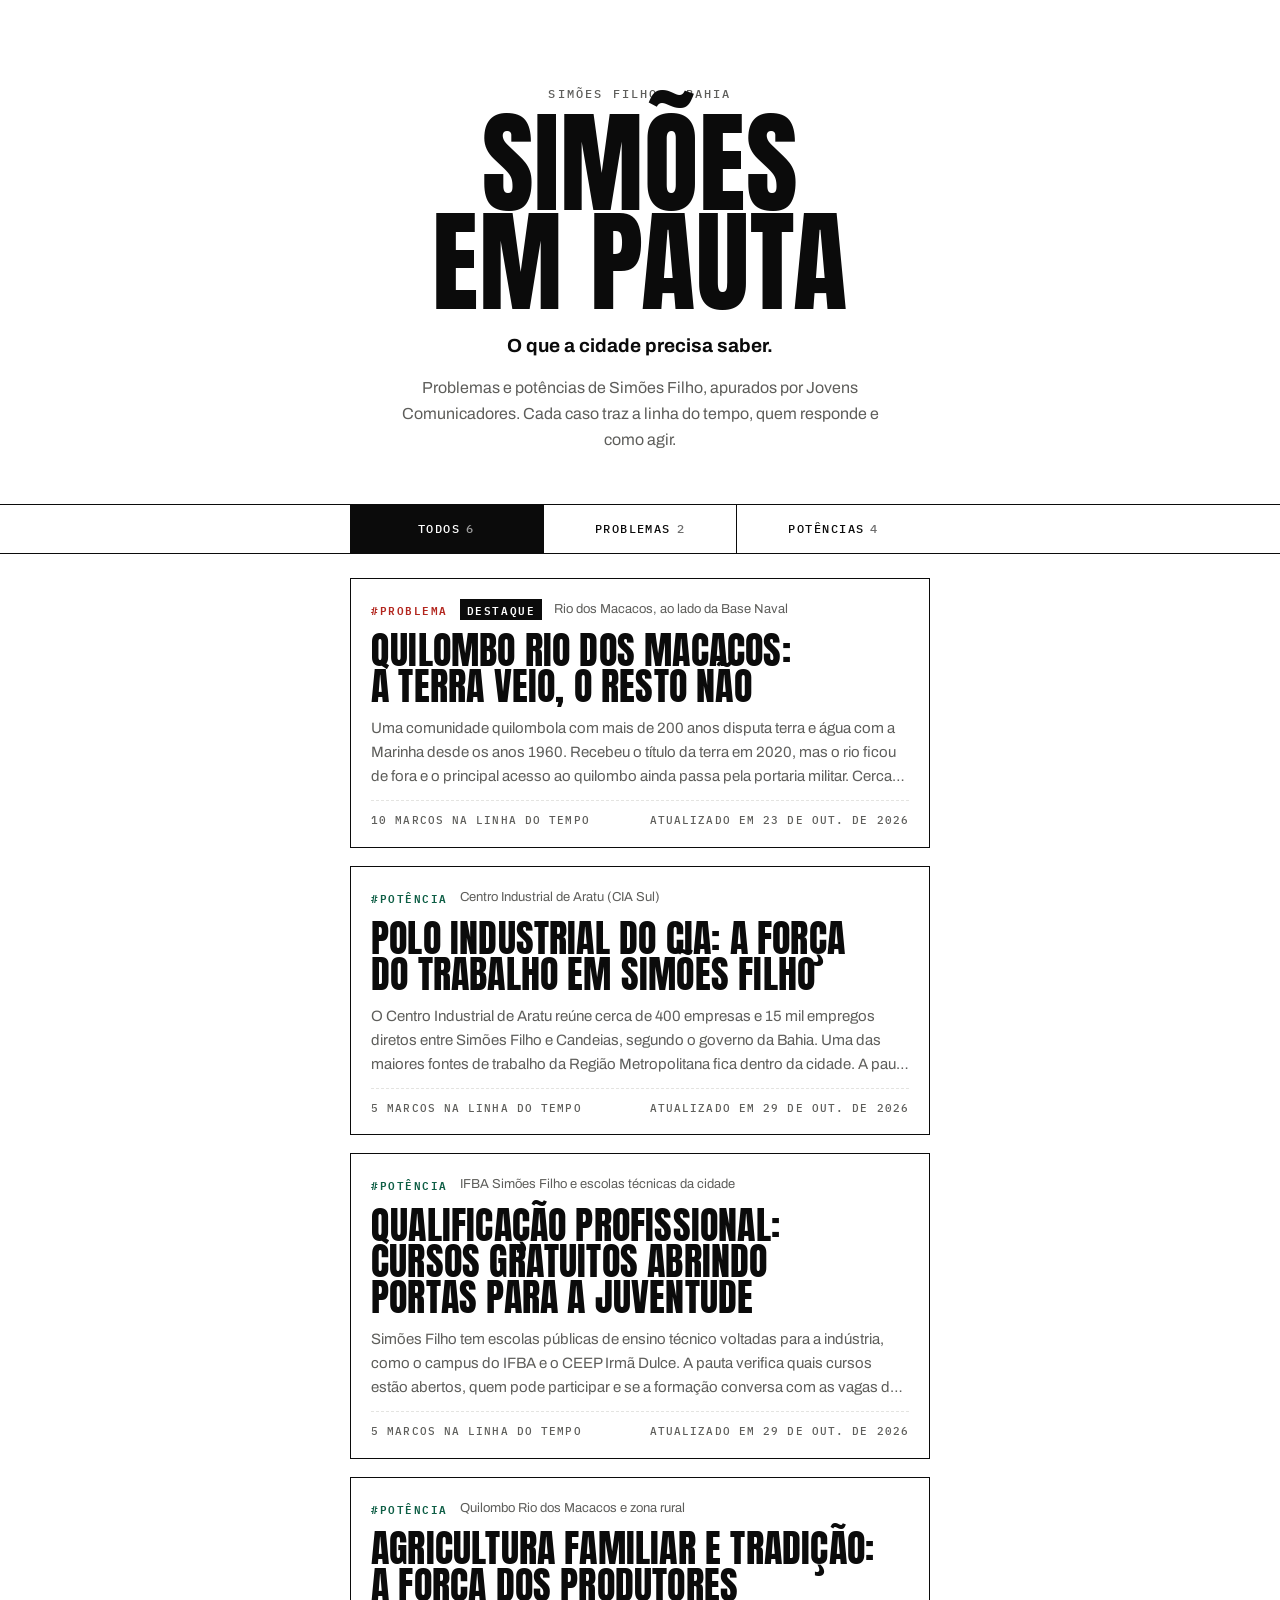
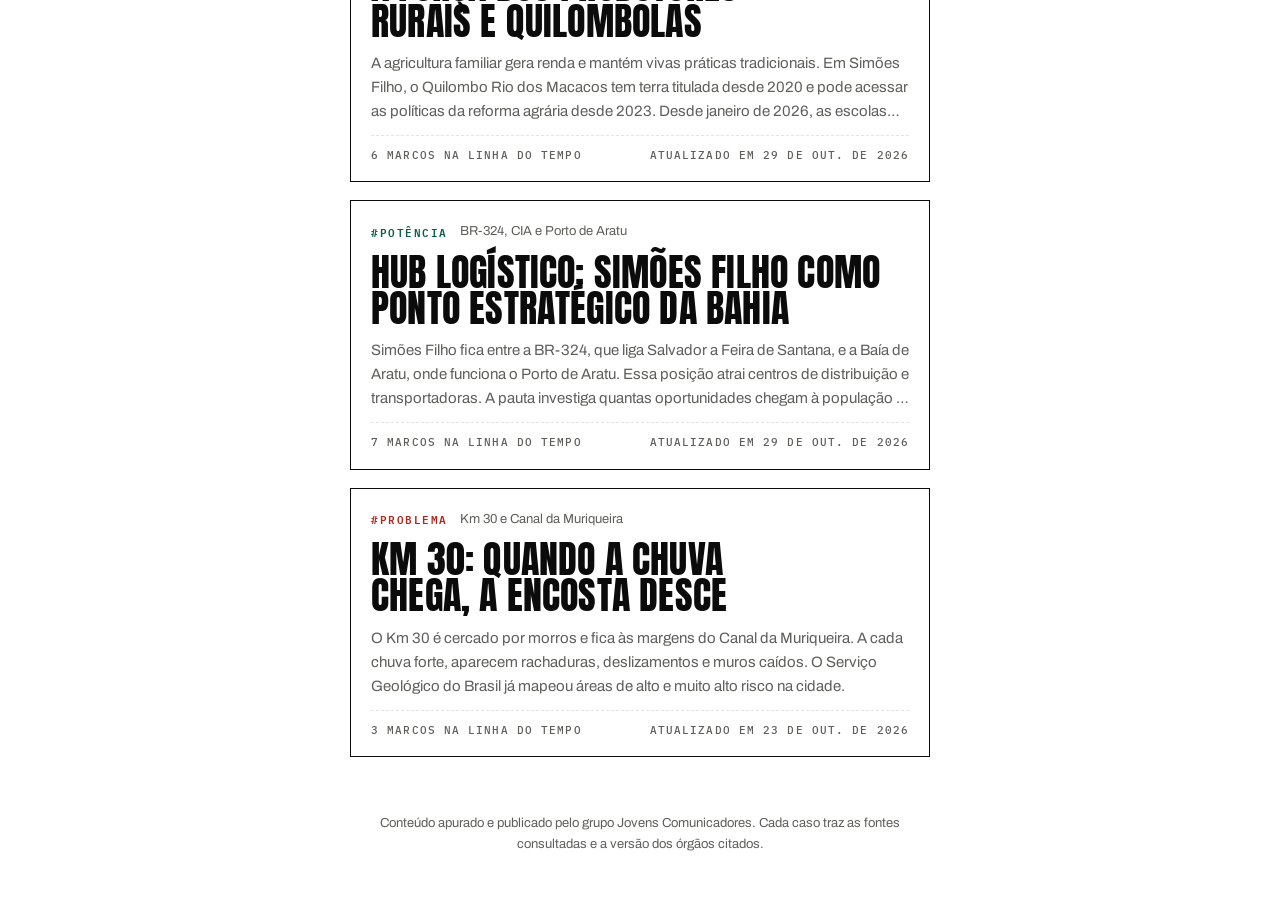
<file: index.html>
<!doctype html>
<html lang="pt-BR">
<head>
<meta charset="utf-8">
<meta name="viewport" content="width=device-width,initial-scale=1,viewport-fit=cover">
<title>Simões em Pauta</title>
<meta name="description" content="Problemas e potências de Simões Filho, apurados pelo grupo Jovens Comunicadores.">
<meta name="theme-color" content="#FFFFFF" media="(prefers-color-scheme: light)">
<meta name="theme-color" content="#0A0A0A" media="(prefers-color-scheme: dark)">
<link rel="manifest" href="manifest.webmanifest">
<link rel="icon" type="image/png" sizes="48x48" href="icons/favicon-48.png">
<link rel="apple-touch-icon" href="icons/apple-touch-icon.png">
<meta name="apple-mobile-web-app-capable" content="yes">
<meta name="mobile-web-app-capable" content="yes">
<meta name="apple-mobile-web-app-title" content="Simões em Pauta">
<meta property="og:title" content="Simões em Pauta">
<meta property="og:description" content="Problemas e potências de Simões Filho, apurados pelo grupo Jovens Comunicadores.">
<meta property="og:image" content="icons/icon-512.png">
<link rel="preconnect" href="https://fonts.googleapis.com">
<link rel="preconnect" href="https://fonts.gstatic.com" crossorigin>
<link rel="stylesheet" href="https://fonts.googleapis.com/css2?family=Anton&family=Archivo:wght@400;500;600;700&family=IBM+Plex+Mono:wght@400;500;600&display=swap">
<link rel="stylesheet" href="styles.css">
</head>
<body>
<div id="app"></div>
<noscript><p style="padding:24px;font-family:sans-serif">Ative o JavaScript para ver os casos.</p></noscript>
<script src="app.js" defer></script>
</body>
</html>
</file>
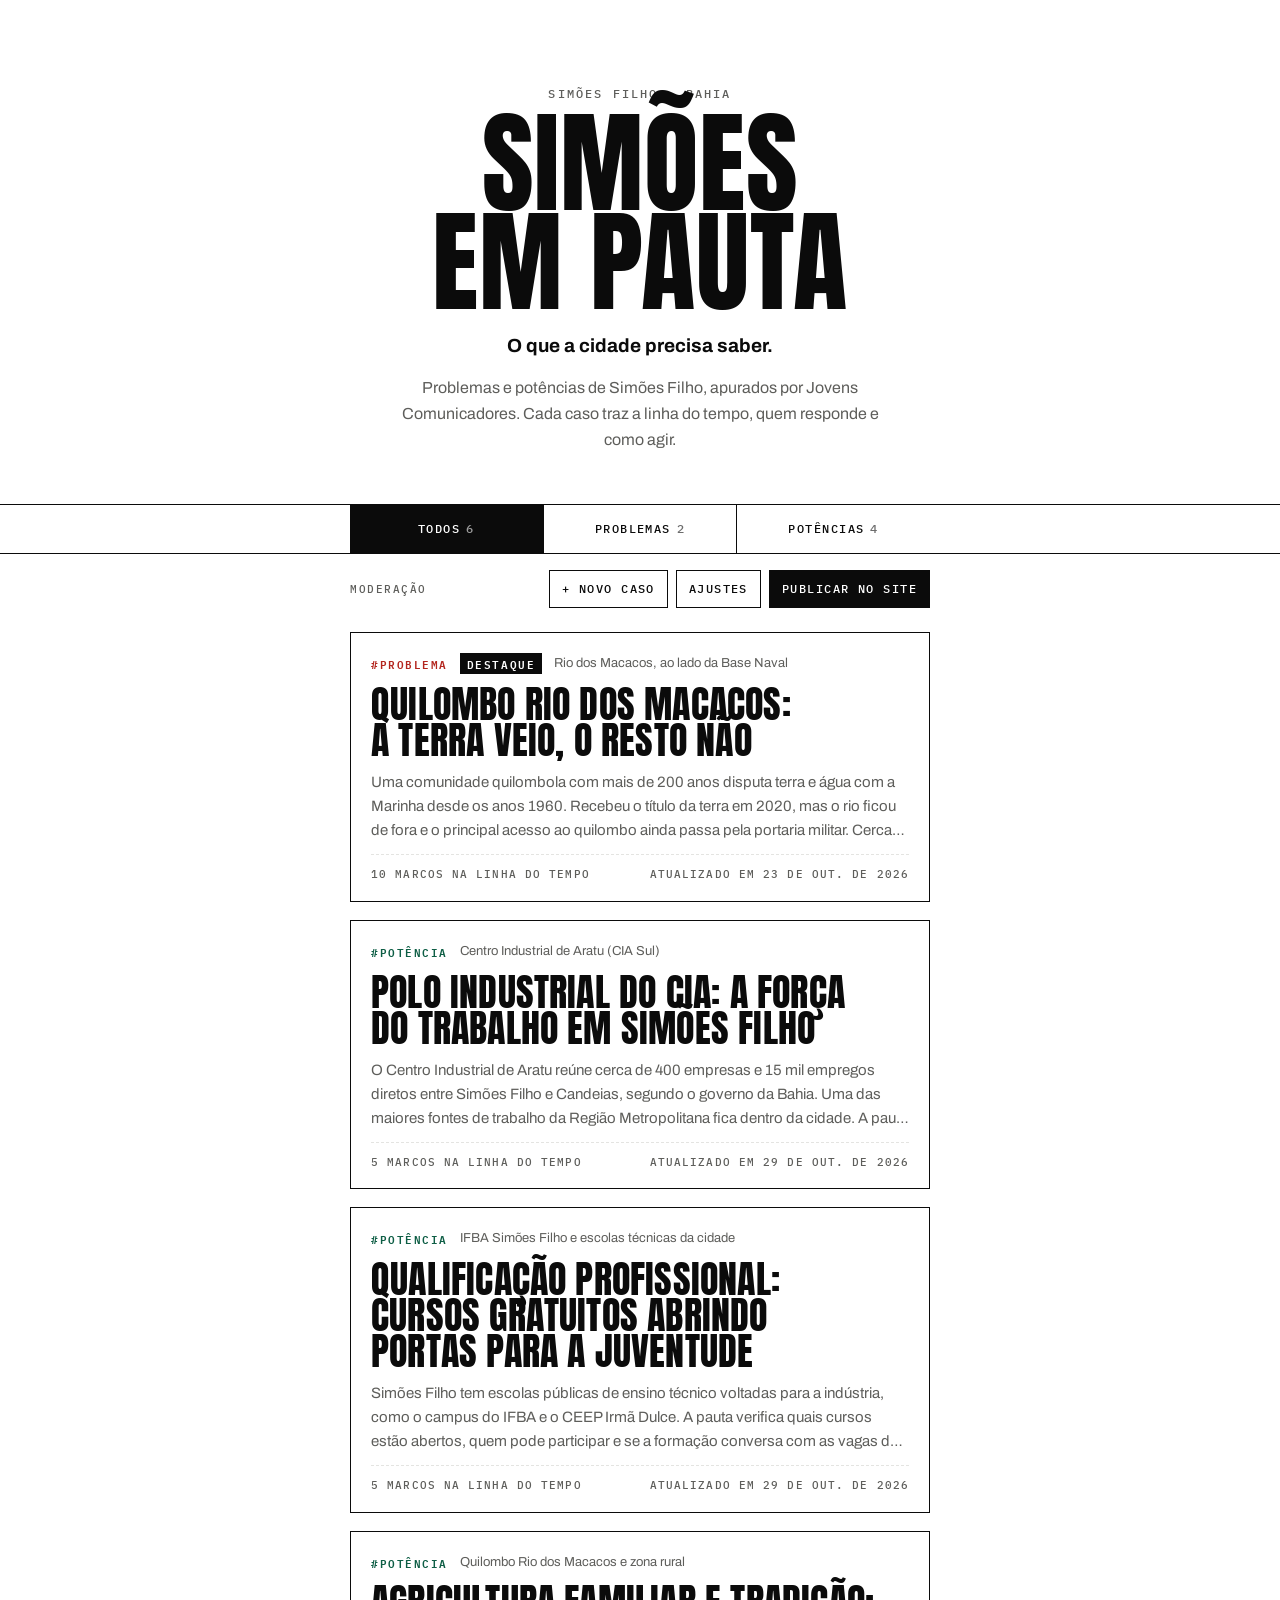
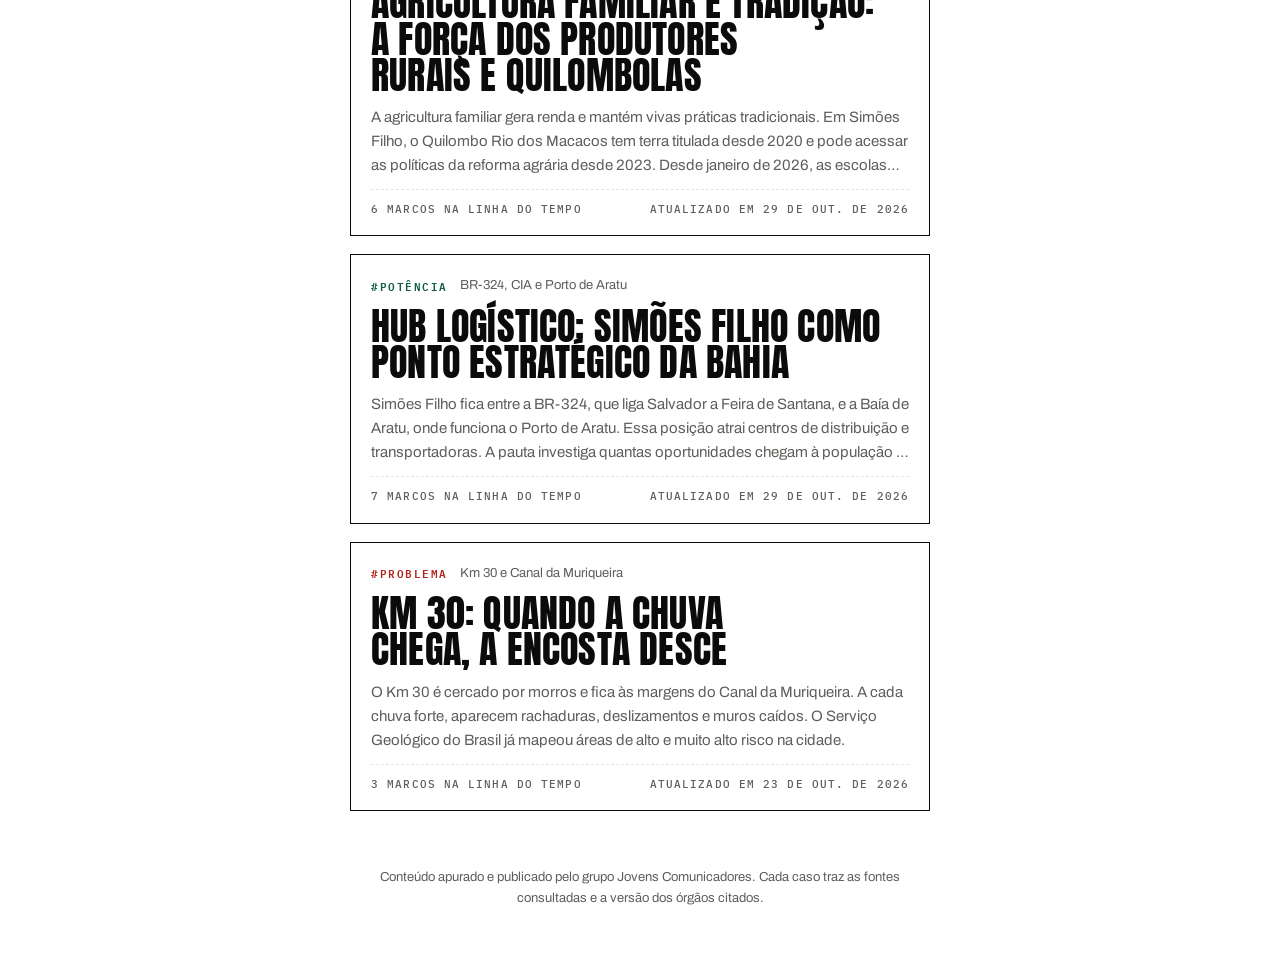
<file: moderar.html>
<!doctype html>
<html lang="pt-BR">
<head>
<meta charset="utf-8">
<meta name="viewport" content="width=device-width,initial-scale=1,viewport-fit=cover">
<title>Moderação · Simões em Pauta</title>
<meta name="description" content="Problemas e potências de Simões Filho, apurados pelo grupo Jovens Comunicadores.">
<meta name="robots" content="noindex">
<meta name="theme-color" content="#FFFFFF" media="(prefers-color-scheme: light)">
<meta name="theme-color" content="#0A0A0A" media="(prefers-color-scheme: dark)">
<link rel="manifest" href="manifest.webmanifest">
<link rel="icon" type="image/png" sizes="48x48" href="icons/favicon-48.png">
<link rel="apple-touch-icon" href="icons/apple-touch-icon.png">
<meta name="apple-mobile-web-app-capable" content="yes">
<meta name="mobile-web-app-capable" content="yes">
<meta name="apple-mobile-web-app-title" content="Simões em Pauta">
<meta property="og:title" content="Simões em Pauta">
<meta property="og:description" content="Problemas e potências de Simões Filho, apurados pelo grupo Jovens Comunicadores.">
<meta property="og:image" content="icons/icon-512.png">
<link rel="preconnect" href="https://fonts.googleapis.com">
<link rel="preconnect" href="https://fonts.gstatic.com" crossorigin>
<link rel="stylesheet" href="https://fonts.googleapis.com/css2?family=Anton&family=Archivo:wght@400;500;600;700&family=IBM+Plex+Mono:wght@400;500;600&display=swap">
<link rel="stylesheet" href="styles.css">
</head>
<body>
<div id="app"></div>
<noscript><p style="padding:24px;font-family:sans-serif">Ative o JavaScript para ver os casos.</p></noscript>
<script>window.MODERAR=true;</script>
<script src="app.js" defer></script>
</body>
</html>
</file>
<file: styles.css>
/* Base */
:root{padding-top:env(safe-area-inset-top,0px);padding-bottom:env(safe-area-inset-bottom,0px)}
html,body{margin:0}
img{max-width:100%}
[hidden]{display:none!important}

/* Layout: abertura em caixa-alta gigante e centralizada; abaixo, uma coluna de fichas com bordas retas, rótulos em mono e botões pretos de ponta a ponta. */
:root{
  --bg:#FFFFFF; --surface:#FFFFFF; --ink:#0B0B0B; --muted:#5E5E5B; --line:#E4E4E1; --soft:#F2F2EF;
  --accent:#0E5E45; --accent-soft:#E3EFEA; --on-ink:#FFFFFF;
  --problema:#B3261E; --problema-bg:#FBEBE9; --potencia:#0E5E45; --potencia-bg:#E3EFEA;
  --foco:#0E5E45;
  --f-display:"Anton","Impact","Arial Narrow Bold",sans-serif;
  --f-body:"Archivo",system-ui,-apple-system,"Segoe UI",sans-serif;
  --f-mono:"IBM Plex Mono",ui-monospace,Menlo,monospace;
}
@media (prefers-color-scheme: dark){:root:not([data-theme="light"]){
  --bg:#0A0A0A; --surface:#0A0A0A; --ink:#F4F4F1; --muted:#A3A39E; --line:#2A2A28; --soft:#161615;
  --accent:#5FC7A0; --accent-soft:#12271F; --on-ink:#0A0A0A;
  --problema:#F08A80; --problema-bg:#2B1513; --potencia:#5FC7A0; --potencia-bg:#12271F;
  --foco:#5FC7A0; color-scheme:dark}}
:root[data-theme="dark"]{
  --bg:#0A0A0A; --surface:#0A0A0A; --ink:#F4F4F1; --muted:#A3A39E; --line:#2A2A28; --soft:#161615;
  --accent:#5FC7A0; --accent-soft:#12271F; --on-ink:#0A0A0A;
  --problema:#F08A80; --problema-bg:#2B1513; --potencia:#5FC7A0; --potencia-bg:#12271F;
  --foco:#5FC7A0; color-scheme:dark}

html,body{background:var(--bg)}
body{color:var(--ink);font-family:var(--f-body);font-size:16px;line-height:1.6;-webkit-font-smoothing:antialiased}
body::before{content:"";position:fixed;inset:0 0 auto;height:env(safe-area-inset-top,0px);z-index:10;background:var(--bg)}
*{box-sizing:border-box}
a{color:inherit}
:focus-visible{outline:2px solid var(--foco);outline-offset:3px}
.wrap{max-width:620px;margin:0 auto;padding-left:max(20px,env(safe-area-inset-left,0px));padding-right:max(20px,env(safe-area-inset-right,0px))}
h1,h2,h3{font-family:var(--f-display);font-weight:400;text-transform:uppercase;line-height:.95;text-wrap:balance;margin:0;letter-spacing:.005em}
p{margin:0}
.mono{font-family:var(--f-mono);text-transform:uppercase;letter-spacing:.12em}

.btn{font:500 13px/1 var(--f-mono);text-transform:uppercase;letter-spacing:.12em;border:1.5px solid var(--ink);background:transparent;color:var(--ink);padding:14px 18px;border-radius:0;cursor:pointer;text-decoration:none;display:inline-flex;align-items:center;justify-content:center;gap:10px;min-height:48px;transition:background .15s,color .15s}
.btn:hover{background:var(--ink);color:var(--on-ink)}
.btn-cheio{background:var(--ink);color:var(--on-ink)}
.btn-cheio:hover{background:var(--accent);border-color:var(--accent);color:var(--on-ink)}
.btn-perigo{border-color:var(--problema);color:var(--problema)}
.btn-perigo:hover,.btn-perigo.armado{background:var(--problema);color:var(--on-ink)}
.btn-peq{min-height:38px;padding:9px 12px;font-size:12px}
.btn[disabled]{opacity:.45;cursor:default}

/* abertura */
.hero{text-align:center;padding-block:56px 36px;display:flex;flex-direction:column;align-items:center;gap:14px}
.kicker{font:500 12px/1 var(--f-mono);text-transform:uppercase;letter-spacing:.18em;color:var(--muted)}
.hero-t{font-size:clamp(64px,19vw,112px);line-height:.88}
.hero-sub{font-weight:700;font-size:19px;margin-top:6px}
.hero-txt{color:var(--muted);max-width:30em;font-size:16px}

.filtros-bar{position:sticky;top:env(safe-area-inset-top,0px);z-index:5;background:var(--bg);border-block:1.5px solid var(--ink)}
.filtros{display:flex;gap:0;overflow-x:auto}
.chip{flex:1;font:500 12px/1 var(--f-mono);text-transform:uppercase;letter-spacing:.12em;border:0;border-left:1.5px solid var(--ink);background:transparent;color:var(--ink);padding:16px 10px;cursor:pointer;white-space:nowrap;min-height:48px}
.chip:first-child{border-left:0}
.chip[aria-pressed="true"]{background:var(--ink);color:var(--on-ink)}
.chip .n{margin-left:6px;opacity:.6;font-variant-numeric:tabular-nums}

.modbar .wrap{display:flex;flex-wrap:wrap;align-items:center;gap:8px;padding-block:16px 0}
.modbar strong{font:500 11px/1 var(--f-mono);text-transform:uppercase;letter-spacing:.14em;color:var(--muted);margin-right:auto}

.aviso{padding:14px 16px;border:1.5px dashed var(--ink);font:500 13px/1.5 var(--f-mono);text-transform:uppercase;letter-spacing:.06em}
.aviso.erro{border-color:var(--problema);color:var(--problema)}

/* topo do caso */
.top{position:sticky;top:env(safe-area-inset-top,0px);z-index:5;background:var(--bg)}
.top-in{display:flex;align-items:center;justify-content:space-between;gap:12px;padding-block:14px;border-bottom:3px solid var(--soft)}
.top-nome{font:500 12px/1 var(--f-mono);text-transform:uppercase;letter-spacing:.14em;text-align:right}
.voltar{font:500 12px/1 var(--f-mono);text-transform:uppercase;letter-spacing:.14em;text-decoration:none;display:inline-flex;align-items:center;gap:8px;min-height:44px;color:var(--ink)}
.voltar:hover{color:var(--accent)}

/* feed */
.feed{display:flex;flex-direction:column;gap:18px;padding-block:24px 48px}
.card{display:block;text-decoration:none;background:var(--surface);border:1.5px solid var(--ink);transition:transform .15s,box-shadow .15s}
.card:hover{transform:translate(-3px,-3px);box-shadow:6px 6px 0 var(--ink)}
.card-img{display:block;width:100%;aspect-ratio:16/8;object-fit:cover;max-width:100%;border-bottom:1.5px solid var(--ink)}
.card-body{padding:20px 20px 18px;display:flex;flex-direction:column;gap:12px}
.card h2{font-size:clamp(30px,8vw,38px)}
.card .resumo{color:var(--muted);font-size:15px;display:-webkit-box;-webkit-line-clamp:3;-webkit-box-orient:vertical;overflow:hidden}
.card-foot{display:flex;flex-wrap:wrap;justify-content:space-between;gap:6px 14px;font:500 11px/1.4 var(--f-mono);text-transform:uppercase;letter-spacing:.1em;color:var(--muted);padding-top:12px;border-top:1px dashed var(--line)}
.meta{display:flex;flex-wrap:wrap;align-items:center;gap:8px 12px}
.selo,.destaque-tag{font:600 11px/1 var(--f-mono);text-transform:uppercase;letter-spacing:.14em}
.selo::before{content:"#"}
.selo-problema{color:var(--problema)}
.selo-potencia{color:var(--potencia)}
.destaque-tag{background:var(--ink);color:var(--on-ink);padding:5px 7px}
.local{font-size:13px;color:var(--muted)}
.vazio{padding:40px 20px;border:1.5px dashed var(--ink);text-align:center;color:var(--muted);font-size:15px}
.vazio h2{font-size:30px;color:var(--ink);margin-bottom:10px}
.rodape{padding-block:8px 56px;color:var(--muted);font-size:13px;display:flex;flex-direction:column;align-items:stretch;gap:16px;text-align:center}

/* caso */
.caso{padding-block:36px 130px;display:flex;flex-direction:column;gap:40px}
.caso-cab{display:flex;flex-direction:column;align-items:center;text-align:center;gap:16px}
.caso-cab .meta{justify-content:center}
.caso-titulo{font-size:clamp(44px,12vw,72px);line-height:.92}
.lead{font-size:17px;color:var(--muted);line-height:1.6;max-width:32em}
.caso-img{width:100%;max-width:100%;display:block;border:1.5px solid var(--ink)}
.pergunta{border:1.5px dashed var(--ink);padding:22px 20px;display:flex;flex-direction:column;align-items:center;text-align:center;gap:10px}
.rotulo{font:500 11px/1 var(--f-mono);text-transform:uppercase;letter-spacing:.16em;color:var(--muted)}
.pergunta p{font:700 20px/1.35 var(--f-body)}
.secao{display:flex;flex-direction:column;gap:18px}
.secao h2{font-size:clamp(34px,9vw,44px);padding-bottom:12px;border-bottom:1.5px solid var(--ink)}
.linha{list-style:none;margin:0;padding:0;position:relative}
.linha::before{content:"";position:absolute;left:6px;top:8px;bottom:8px;width:1.5px;background:var(--ink)}
.linha li{position:relative;padding:0 0 24px 32px}
.linha li:last-child{padding-bottom:0}
.linha li::before{content:"";position:absolute;left:0;top:4px;width:14px;height:14px;background:var(--bg);border:1.5px solid var(--ink)}
.linha li.agora::before{background:var(--accent);border-color:var(--accent)}
.linha p{font-size:15.5px}
.quando{display:block;font:600 12px/1.3 var(--f-mono);text-transform:uppercase;letter-spacing:.12em;margin-bottom:4px}
.linha li.agora .quando{color:var(--accent)}
.lista{list-style:none;margin:0;padding:0;display:flex;flex-direction:column}
.lista li{padding:12px 0 12px 28px;border-bottom:1px dashed var(--line);position:relative;font-size:15.5px}
.lista li::before{content:"→";position:absolute;left:0;top:12px;font-family:var(--f-mono);color:var(--muted)}
.resp{list-style:none;margin:0;padding:0;display:flex;flex-wrap:wrap;gap:8px}
.resp li{border:1.5px solid var(--ink);padding:7px 11px;font:500 12px/1.3 var(--f-mono);text-transform:uppercase;letter-spacing:.06em}
.acoes{list-style:none;margin:0;padding:0;display:flex;flex-direction:column;counter-reset:a}
.acoes li{display:grid;grid-template-columns:56px 1fr;gap:4px 14px;padding:18px 0;border-bottom:1px dashed var(--line);counter-increment:a}
.acoes li::before{content:counter(a,decimal-leading-zero);grid-row:1 / span 3;font:400 44px/1 var(--f-display);color:var(--ink)}
.acoes li > *{min-width:0}
.acoes h3{font:700 17px/1.3 var(--f-body);text-transform:none}
.acoes p{color:var(--muted);font-size:15px}
.acoes a{font:600 12px/1 var(--f-mono);text-transform:uppercase;letter-spacing:.12em;color:var(--accent);text-decoration:none;margin-top:8px}
.fontes{list-style:none;margin:0;padding:0;display:flex;flex-direction:column;gap:10px;font-size:14px;color:var(--muted)}
.fontes li{padding-left:22px;position:relative}
.fontes li::before{content:"↗";position:absolute;left:0;font-family:var(--f-mono)}
.fontes a{word-break:break-word;color:var(--ink);text-decoration-color:var(--line);text-underline-offset:3px}
.atualizado{font:500 11px/1.5 var(--f-mono);text-transform:uppercase;letter-spacing:.12em;color:var(--muted);text-align:center}
.sharebar{position:fixed;left:0;right:0;bottom:0;z-index:6;background:var(--bg);border-top:1.5px solid var(--ink);padding-bottom:env(safe-area-inset-bottom,0px)}
.sharebar .wrap{display:flex;gap:10px;padding-block:12px}
.sharebar .btn{flex:1;white-space:nowrap;padding-inline:10px}
.toast{position:fixed;left:50%;transform:translateX(-50%);bottom:calc(90px + env(safe-area-inset-bottom,0px));background:var(--ink);color:var(--on-ink);padding:12px 16px;font:500 12px/1 var(--f-mono);text-transform:uppercase;letter-spacing:.12em;z-index:20}

/* editor */
.form{padding-block:28px 60px;display:flex;flex-direction:column;gap:24px}
.form h1{font-size:clamp(44px,12vw,64px)}
.campo{display:flex;flex-direction:column;gap:8px}
.campo label,.campo .lbl{font:600 12px/1.2 var(--f-mono);text-transform:uppercase;letter-spacing:.12em}
.dica{font-size:13px;color:var(--muted)}
input[type=text],input[type=url],input[type=tel],textarea{font:16px/1.45 var(--f-body);color:var(--ink);background:var(--surface);border:1.5px solid var(--ink);border-radius:0;padding:12px;width:100%}
input:focus,textarea:focus{outline:none;box-shadow:4px 4px 0 var(--accent)}
textarea{min-height:100px;resize:vertical}
.seg{display:flex;border:1.5px solid var(--ink);align-self:stretch}
.seg label{flex:1;display:flex;align-items:center;justify-content:center;padding:13px;cursor:pointer;font:500 12px/1 var(--f-mono);text-transform:uppercase;letter-spacing:.12em;min-height:46px;border-left:1.5px solid var(--ink)}
.seg label:first-child{border-left:0}
.seg label:has(input:checked){background:var(--ink);color:var(--on-ink)}
.seg input{position:absolute;opacity:0;pointer-events:none}
.seg label:has(input:focus-visible){outline:2px solid var(--foco);outline-offset:-4px}
.check{display:flex;align-items:center;gap:10px;font:500 12px/1.3 var(--f-mono);text-transform:uppercase;letter-spacing:.1em}
.check input{width:20px;height:20px;accent-color:var(--ink)}
.linha-ed{display:flex;flex-direction:column;gap:10px}
.lin{display:grid;grid-template-columns:7.5rem 1fr auto;gap:8px;align-items:start;border:1.5px dashed var(--line);padding:8px}
.lin textarea{min-height:64px}
.lin > *{min-width:0}
@media (max-width:480px){.lin{grid-template-columns:1fr auto}.lin .lin-texto{grid-column:1 / -1;grid-row:2}}
.lin-acoes{display:flex;gap:4px}
.ic{width:40px;height:40px;border:1.5px solid var(--ink);border-radius:0;background:var(--bg);color:var(--ink);cursor:pointer;font:500 16px/1 var(--f-mono)}
.ic:hover{background:var(--ink);color:var(--on-ink)}
.ic[disabled]{opacity:.35;cursor:default}
.prev-img{max-width:100%;display:block;border:1.5px solid var(--ink)}
.form-acoes{display:flex;flex-wrap:wrap;gap:10px;border-top:1.5px solid var(--ink);padding-block:20px 0}
.form-acoes .esq{margin-right:auto}
@media (prefers-reduced-motion: reduce){*{transition:none!important}.card:hover{transform:none}}

/* Moderação: exportar */
.passos{margin:0;padding-left:22px;display:flex;flex-direction:column;gap:10px;font-size:15.5px}
.passos a{color:var(--accent);font-weight:600}
.export-json{font:13px/1.5 var(--f-mono);min-height:220px;white-space:pre;overflow:auto}
.pendente{font:500 11px/1 var(--f-mono);text-transform:uppercase;letter-spacing:.12em;background:var(--problema);color:var(--on-ink);padding:6px 8px}
.prev-img{margin-top:4px}
@media (min-width:900px){.hero{padding-block:88px 52px}}
</file>
